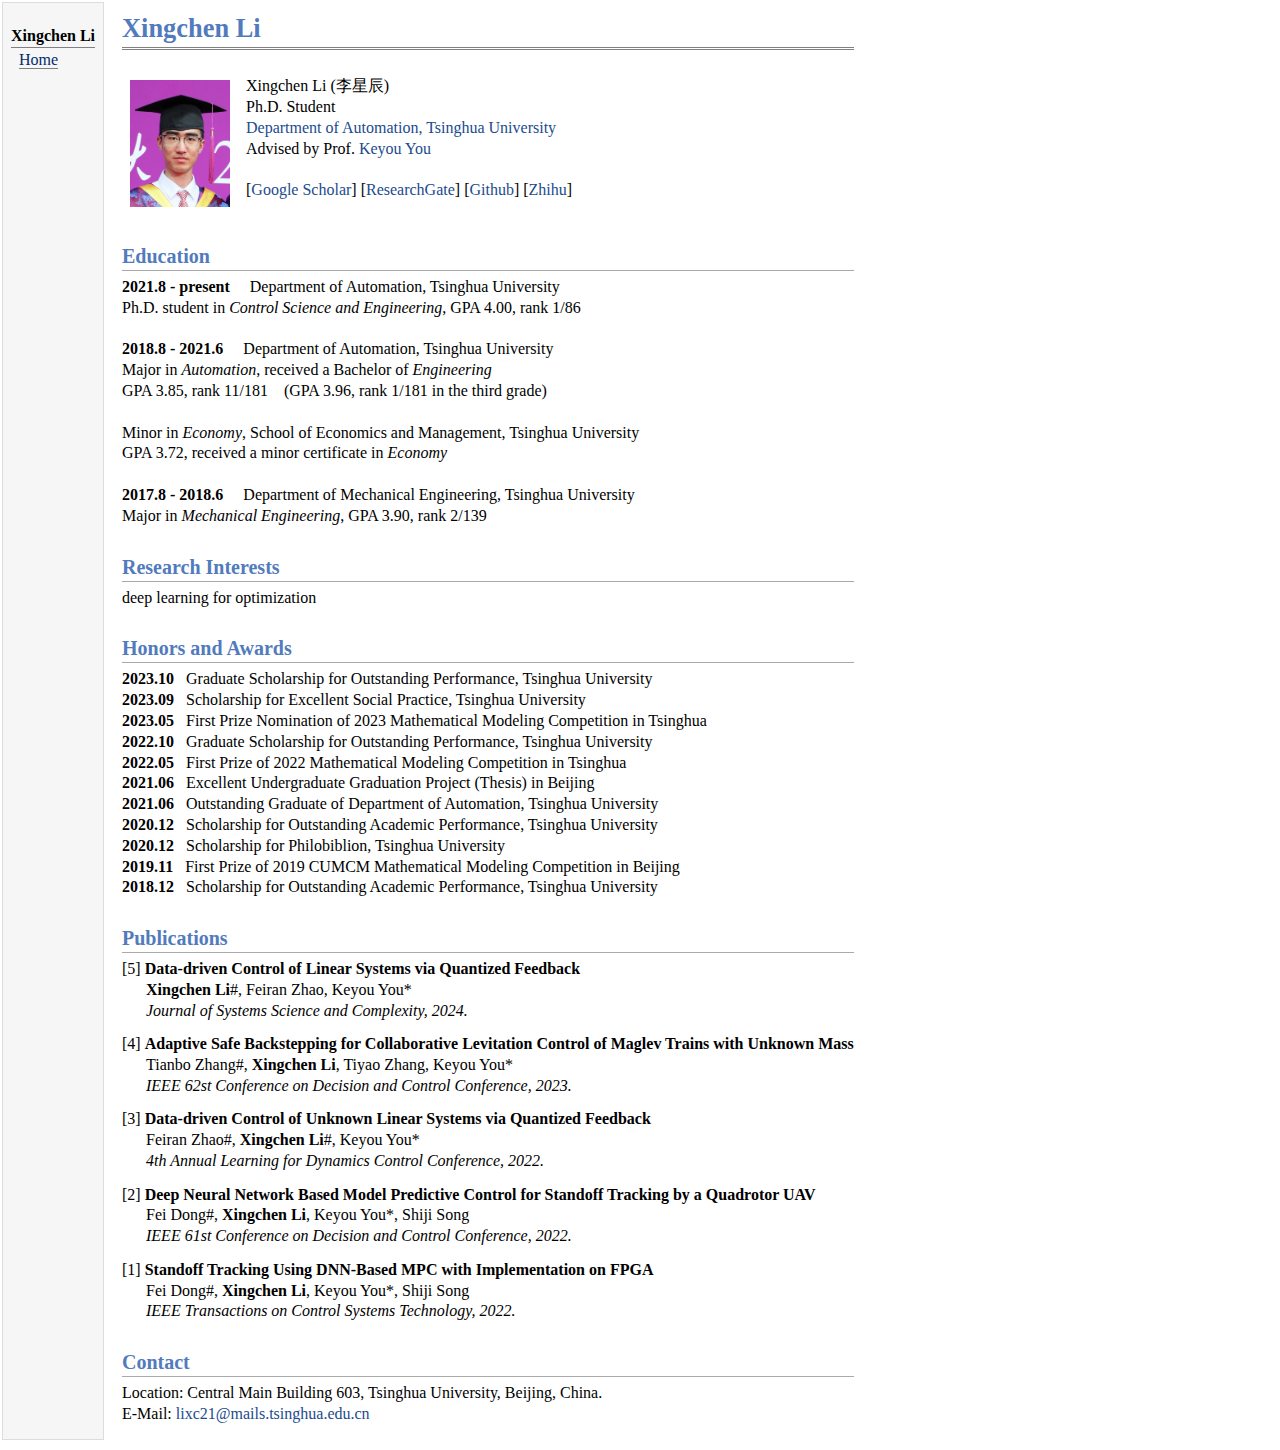
<file: index.html>
<!DOCTYPE html>
<link rel="stylesheet" href="jemdoc.css" type="text/css">
<title>Xingchen Li</title>
<body><table id="tlayout"><tbody>

<!-- menu -->
<tr valign="top">
<td id="layout-menu">
<div class="menu-category">Xingchen Li</div>
<div class="menu-item">
<a href="https://lixc21.github.io/index.html" class="current">Home</a><br>
<!-- <a href="#Education" class="current">Education</a><br> -->
</div>
</td>


<td id="layout-content">
<!-- title -->
<div id="toptitle">
<h1>Xingchen Li</h1>
</div>


<!-- intro -->
<table class="imgtable"><tbody>
<tr>
<td><img src="lixc.jpg" alt="450" width="100px"></td>
<td align="left">
	<p>
		Xingchen Li (李星辰)<br>
		Ph.D. Student<br>
		<a href="https://www.au.tsinghua.edu.cn/"> Department of Automation, Tsinghua University</a><br>
		Advised by Prof. <a href="https://scholar.google.com/citations?user=JYe-E_wAAAAJ">Keyou You</a><br><br>
		[<a href="https://scholar.google.com/citations?user=4RbhjTcAAAAJ">Google Scholar</a>]
		[<a href="https://www.researchgate.net/profile/Xingchen-Li-17">ResearchGate</a>]
		[<a href="https://github.com/lixc21/">Github</a>]
		[<a href="https://www.zhihu.com/people/lixc21">Zhihu</a>]
	</p>
</td>
</tr></tbody></table>


<h2>Education</h2>
<a name="Education"></a>
<p>
<b>2021.8 - present</b>&ensp;&ensp;
Department of Automation, Tsinghua University<br>
Ph.D. student in <i>Control Science and Engineering</i>, GPA 4.00, rank 1/86<br><br>

<b>2018.8 - 2021.6</b>&ensp;&ensp;
Department of Automation, Tsinghua University<br>
Major in <i>Automation</i>, received a Bachelor of <i>Engineering</i><br>
GPA 3.85, rank 11/181&ensp;&ensp;(GPA 3.96, rank 1/181 in the third grade)<br><br>
Minor in <i>Economy</i>, School of Economics and Management, Tsinghua University<br>
GPA 3.72, received a minor certificate in <i>Economy</i><br><br>

<b>2017.8 - 2018.6</b>&ensp;&ensp;
Department of Mechanical Engineering, Tsinghua University<br>
Major in <i>Mechanical Engineering</i>, GPA 3.90, rank 2/139
</p>


<h2>Research Interests</h2>
<a name="Research"></a>
<p>
deep learning for optimization<br>
</p>


<h2>Honors and Awards</h2>
<a name="Honors"></a>
<p>
<b>2023.10</b>&ensp;
Graduate Scholarship for Outstanding Performance, Tsinghua University<br>
<b>2023.09</b>&ensp;
Scholarship for Excellent Social Practice, Tsinghua University<br>
<b>2023.05</b>&ensp;
First Prize Nomination of 2023 Mathematical Modeling Competition in Tsinghua<br>
<b>2022.10</b>&ensp;
Graduate Scholarship for Outstanding Performance, Tsinghua University<br>
<b>2022.05</b>&ensp;
First Prize of 2022 Mathematical Modeling Competition in Tsinghua<br>
<b>2021.06</b>&ensp;
Excellent Undergraduate Graduation Project (Thesis) in Beijing<br>
<b>2021.06</b>&ensp;
Outstanding Graduate of Department of Automation, Tsinghua University<br>
<b>2020.12</b>&ensp;
Scholarship for Outstanding Academic Performance, Tsinghua University<br>
<b>2020.12</b>&ensp;
Scholarship for Philobiblion, Tsinghua University<br>
<b>2019.11</b>&ensp;
First Prize of 2019 CUMCM Mathematical Modeling Competition in Beijing<br>
<b>2018.12</b>&ensp;
Scholarship for Outstanding Academic Performance, Tsinghua University<br>
</p>


<!-- <h2>Academic Activities</h2>
<a name="Academic Activities"></a>
<p></p> -->


<h2>Publications</h2>
<a name="Publications"></a>
<p>
[5] <b>Data-driven Control of Linear Systems via Quantized Feedback</b><br>
&ensp;&ensp;&ensp;<b>Xingchen Li</b>#, Feiran Zhao, Keyou You*<br>
&ensp;&ensp;&ensp;<i>Journal of Systems Science and Complexity, 2024.</i>
</p>
<p>
[4] <b>Adaptive Safe Backstepping for Collaborative Levitation Control of Maglev Trains with Unknown Mass</b><br>
&ensp;&ensp;&ensp;Tianbo Zhang#, <b>Xingchen Li</b>, Tiyao Zhang, Keyou You*<br>
&ensp;&ensp;&ensp;<i>IEEE 62st Conference on Decision and Control Conference, 2023.</i>
</p>
<p>
[3] <b>Data-driven Control of Unknown Linear Systems via Quantized Feedback</b><br>
&ensp;&ensp;&ensp;Feiran Zhao#, <b>Xingchen Li</b>#, Keyou You*<br>
&ensp;&ensp;&ensp;<i>4th Annual Learning for Dynamics Control Conference, 2022.</i>
</p>
<p>
[2] <b>Deep Neural Network Based Model Predictive Control for Standoff Tracking by a Quadrotor UAV</b><br>
&ensp;&ensp;&ensp;Fei Dong#, <b>Xingchen Li</b>, Keyou You*, Shiji Song<br>
&ensp;&ensp;&ensp;<i>IEEE 61st Conference on Decision and Control Conference, 2022.</i>
</p>
<p>
[1] <b>Standoff Tracking Using DNN-Based MPC with Implementation on FPGA</b><br>
&ensp;&ensp;&ensp;Fei Dong#, <b>Xingchen Li</b>, Keyou You*, Shiji Song<br>
&ensp;&ensp;&ensp;<i>IEEE Transactions on Control Systems Technology, 2022.</i>
</p>



<h2>Contact</h2>
<a name="Contact"></a>
<p>Location: Central Main Building 603, Tsinghua University, Beijing, China.<br>
E-Mail: <a href="mailto:lixc21@mails.tsinghua.edu.cn">lixc21@mails.tsinghua.edu.cn</a><br>

<script type="text/javascript" id="clustrmaps" src="//cdn.clustrmaps.com/map_v2.js?cl=ffffff&w=500&t=n&d=rnaTa8NXUWu_rpGtwwMv-Ogb7h4CEz7XGeG50LOuWpY"></script>

</td>
</tbody></table></body></html>
</file>
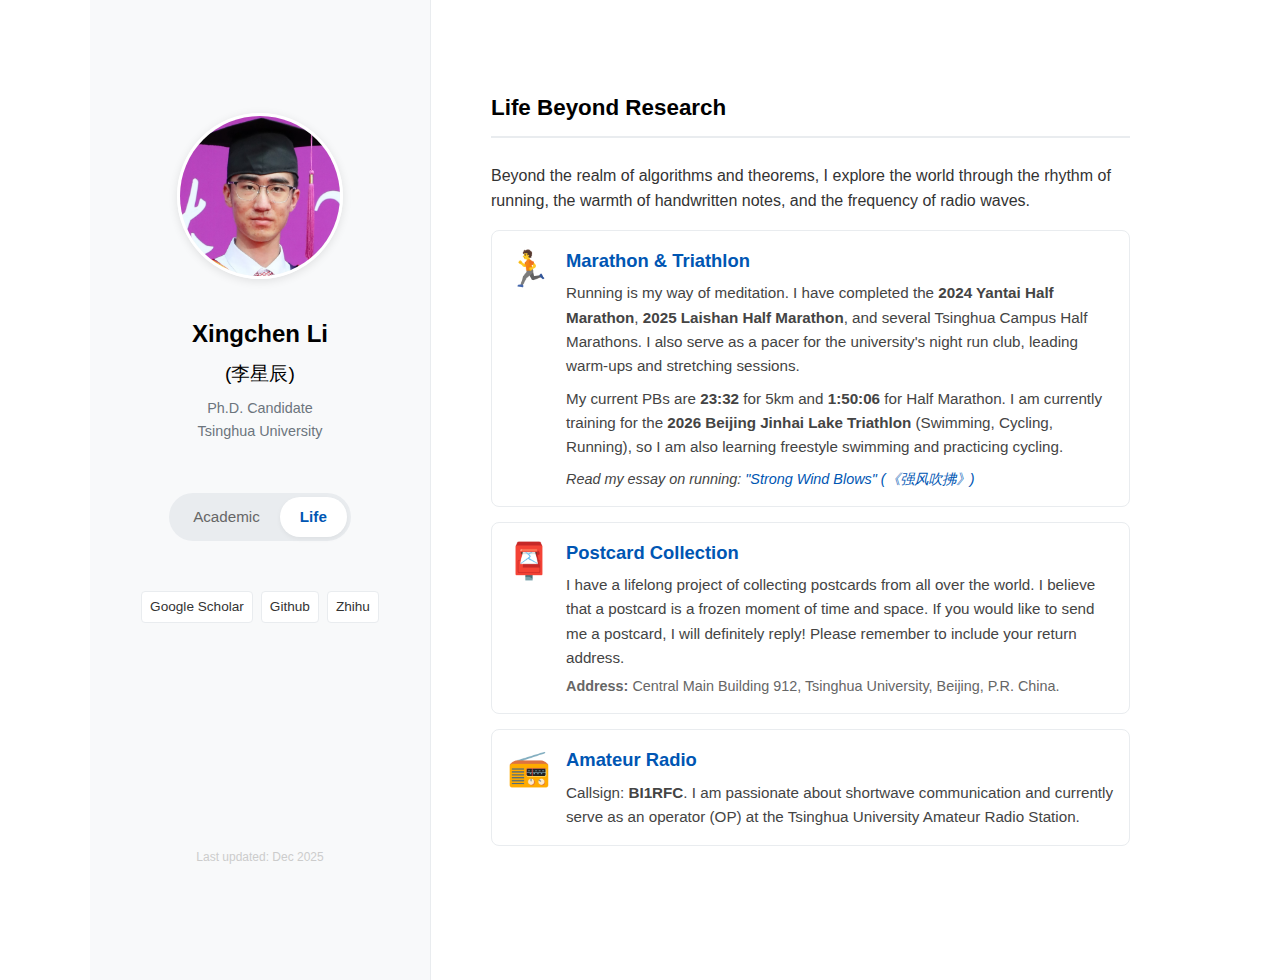
<file: life.html>
<!DOCTYPE html>
<html lang="en">
<head>
    <meta charset="UTF-8">
    <meta name="viewport" content="width=device-width, initial-scale=1.0">
    <title>Life - Xingchen Li</title>
    <link rel="stylesheet" href="modern.css">
</head>
<body>

<div class="container">
    <!-- Sidebar -->
    <aside class="sidebar">
        <img src="lixc.jpg" alt="Xingchen Li" class="profile-img">
        <h1>Xingchen Li <br><span style="font-size: 1.2rem; font-weight: normal;">(李星辰)</span></h1>
        <div class="subtitle">Ph.D. Candidate<br>Tsinghua University</div>

        <ul class="nav-menu">
            <li><a href="index.html">Academic</a></li>
            <li><a href="life.html" class="current">Life</a></li>
        </ul>

        <div class="social-links">
            <a href="https://scholar.google.com/citations?user=4RbhjTcAAAAJ">Google Scholar</a>
            <a href="https://github.com/lixc21/">Github</a>
            <a href="https://www.zhihu.com/people/lixc21">Zhihu</a>
        </div>
        
        <div class="page-views">
            <script type='text/javascript' id='clustrmaps' src='https://cdn.clustrmaps.com/map_v2.js?cl=ffffff&w=a&t=tt&d=rnaTa8NXUWu_rpGtwwMv-Ogb7h4CEz7XGeG50LOuWpY&cmn=ff6800&cmo=ffc53a'></script>
        </div>
        
        <div class="last-updated">Last updated: Dec 2025</div>
    </aside>

    <!-- Main Content -->
    <main class="main-content">
        <section id="intro">
            <h2>Life Beyond Research</h2>
            <p>
                Beyond the realm of algorithms and theorems, I explore the world through the rhythm of running, the warmth of handwritten notes, and the frequency of radio waves.
            </p>
        </section>

        <section id="hobbies">
            <div class="hobby-list">
                <div class="hobby-card">
                    <div class="hobby-icon">🏃</div>
                    <div class="hobby-content">
                        <span class="hobby-title">Marathon & Triathlon</span>
                        <p>
                            Running is my way of meditation. I have completed the <b>2024 Yantai Half Marathon</b>, <b>2025 Laishan Half Marathon</b>, and several Tsinghua Campus Half Marathons. I also serve as a pacer for the university's night run club, leading warm-ups and stretching sessions.
                        </p>
                        <p style="margin-top: 8px;">
                            My current PBs are <b>23:32</b> for 5km and <b>1:50:06</b> for Half Marathon. I am currently training for the <b>2026 Beijing Jinhai Lake Triathlon</b> (Swimming, Cycling, Running), so I am also learning freestyle swimming and practicing cycling.
                        </p>
                        <p style="margin-top: 8px; font-size: 0.9em;">
                            <i>Read my essay on running: <a href="https://mp.weixin.qq.com/s/VNKhAL1HkWmjJTx441Ny9Q">"Strong Wind Blows" (《强风吹拂》)</a></i>
                        </p>
                    </div>
                </div>

                <div class="hobby-card">
                    <div class="hobby-icon">📮</div>
                    <div class="hobby-content">
                        <span class="hobby-title">Postcard Collection</span>
                        <p>
                            I have a lifelong project of collecting postcards from all over the world. I believe that a postcard is a frozen moment of time and space. If you would like to send me a postcard, I will definitely reply! Please remember to include your return address.
                        </p>
                        <p style="margin-top: 5px; font-size: 0.9em; color: #666;">
                            <b>Address:</b> Central Main Building 912, Tsinghua University, Beijing, P.R. China.
                        </p>
                    </div>
                </div>

                <div class="hobby-card">
                    <div class="hobby-icon">📻</div>
                    <div class="hobby-content">
                        <span class="hobby-title">Amateur Radio</span>
                        <p>
                            Callsign: <b>BI1RFC</b>. I am passionate about shortwave communication and currently serve as an operator (OP) at the Tsinghua University Amateur Radio Station.
                        </p>
                    </div>
                </div>
            </div>
        </section>
    </main>
</div>

</body>
</html>
</file>
<file: jemdoc.css>
/* Default css file for jemdoc. */

table#tlayout {
    border: none;
    border-collapse: separate;
    background: white;
}

body {
	background: white;
	font-family: Georgia, serif;
	padding-bottom: 8px;
	margin: 0;
}

#layout-menu {
	background: #f6f6f6;
	border: 1px solid #dddddd;
	padding-top: 0.5em;
	padding-left: 8px;
	padding-right: 8px;
	font-size: 1.0em;
	width: auto;
	white-space: nowrap;
    text-align: left;
    vertical-align: top;
}

#layout-menu td {
	background: #f4f4f4;
    vertical-align: top;
}

#layout-content {
	padding-top: 0.0em;
	padding-left: 1.0em;
	padding-right: 1.0em;
    border: none;
    background: white;
    text-align: left;
    vertical-align: top;
}

#layout-menu a {
	line-height: 1.5em;
	margin-left: 0.5em;
}

tt {
    background: #ffffdd;
}

pre, tt {
	font-size: 90%;
	font-family: monaco, monospace;
}

a, a > tt {
	color: #224b8d;
	text-decoration: none;
}

a:hover {
	border-bottom: 1px gray dotted;
}

#layout-menu a.current:link, #layout-menu a.current:visited {
	color: #022b6d;
	border-bottom: 1px gray solid;
}
#layout-menu a:link, #layout-menu a:visited, #layout-menu a:hover {
	color: #527bbd;
	text-decoration: none;
}
#layout-menu a:hover {
	text-decoration: none;
}

div.menu-category {
	border-bottom: 1px solid gray;
	margin-top: 0.8em;
	padding-top: 0.2em;
	padding-bottom: 0.1em;
	font-weight: bold;
}

div.menu-item {
	padding-left: 16px;
	text-indent: -16px;
}

div#toptitle {
	padding-bottom: 0.2em;
	margin-bottom: 1.5em;
	border-bottom: 3px double gray;
}

/* Reduce space if we begin the page with a title. */
div#toptitle + h2, div#toptitle + h3 {
	margin-top: -0.7em;
}

div#subtitle {
	margin-top: 0.0em;
	margin-bottom: 0.0em;
	padding-top: 0em;
	padding-bottom: 0.1em;
}

em {
	font-style: italic;
}

strong {
	font-weight: bold;
}


h1, h2, h3 {
	color: #527bbd;
	margin-top: 0.7em;
	margin-bottom: 0.3em;
	padding-bottom: 0.2em;
	line-height: 1.0;
	padding-top: 0.5em;
	border-bottom: 1px solid #aaaaaa;
}

h1 {
	font-size: 165%;
}

h2 {
	padding-top: 0.8em;
	font-size: 125%;
}

h2 + h3 {
    padding-top: 0.2em;
}

h3 {
	font-size: 110%;
	border-bottom: none;
}

p {
	margin-top: 0.0em;
	margin-bottom: 0.8em;
	padding: 0;
	line-height: 1.3;
}

pre {
	padding: 0;
	margin: 0;
}

div#footer {
	font-size: small;
	border-top: 1px solid #c0c0c0;
	padding-top: 0.1em;
	margin-top: 4.0em;
	color: #c0c0c0;
}

div#footer a {
	color: #80a0b0;
}

div#footer-text {
	float: left;
	padding-bottom: 8px;
}

ul, ol, dl {
	margin-top: 0.2em;
	padding-top: 0;
	margin-bottom: 0.8em;
}

dt {
	margin-top: 0.5em;
	margin-bottom: 0;
}

dl {
	margin-left: 20px;
}

dd {
	color: #222222;
}

dd > *:first-child {
	margin-top: 0;
}

ul {
	list-style-position: outside;
	list-style-type: square;
}

p + ul, p + ol {
	margin-top: -0.5em;
}

li ul, li ol {
	margin-top: -0.3em;
}

ol {
	list-style-position: outside;
	list-style-type: decimal;
}

li p, dd p {
	margin-bottom: 0.3em;
}


ol ol {
	list-style-type: lower-alpha;
}

ol ol ol {
	list-style-type: lower-roman;
}

p + div.codeblock {
	margin-top: -0.6em;
}

div.codeblock, div.infoblock {
	margin-right: 0%;
	margin-top: 1.2em;
	margin-bottom: 1.3em;
}

div.blocktitle {
	font-weight: bold;
	color: #cd7b62;
	margin-top: 1.2em;
	margin-bottom: 0.1em;
}

div.blockcontent {
	border: 1px solid silver;
	padding: 0.3em 0.5em;
}

div.infoblock > div.blockcontent {
	background: #ffffee;
}

div.blockcontent p + ul, div.blockcontent p + ol {
	margin-top: 0.4em;
}

div.infoblock p {
	margin-bottom: 0em;
}

div.infoblock li p, div.infoblock dd p {
	margin-bottom: 0.5em;
}

div.infoblock p + p {
	margin-top: 0.8em;
}

div.codeblock > div.blockcontent {
	background: #f6f6f6;
}

span.pycommand {
	color: #000070;
}

span.statement {
	color: #008800;
}
span.builtin {
	color: #000088;
}
span.special {
	color: #990000;
}
span.operator {
	color: #880000;
}
span.error {
	color: #aa0000;
}
span.comment, span.comment > *, span.string, span.string > * {
	color: #606060;
}

@media print {
	#layout-menu { display: none; }
}

#fwtitle {
	margin: 2px;
}

#fwtitle #toptitle {
	padding-left: 0.5em;
	margin-bottom: 0.5em;
}

#layout-content h1:first-child, #layout-content h2:first-child, #layout-content h3:first-child {
	margin-top: -0.7em;
}

div#toptitle h1, #layout-content div#toptitle h1 {
	margin-bottom: 0.0em;
	padding-bottom: 0.1em;
	padding-top: 0;
	margin-top: 0.5em;
	border-bottom: none;
}

img.eq {
	padding: 0;
	padding-left: 0.1em;
	padding-right: 0.1em;
	margin: 0;
}

img.eqwl {
	padding-left: 2em;
	padding-top: 0.6em;
	padding-bottom: 0.2em;
	margin: 0;
}

table {
    border: 2px solid black;
    border-collapse: collapse;
}

td {
    padding: 2px;
    padding-left: 0.5em;
    padding-right: 0.5em;
    text-align: center;
    border: 1px solid gray;
}

table + table {
    margin-top: 1em;
}

tr.heading {
    font-weight: bold;
    border-bottom: 2px solid black;
}

img {
    border: none;
}

table.imgtable, table.imgtable td {
    border: none;
    text-align: left;
}
</file>
<file: modern.css>
/* Global Styles */
:root {
    --primary-color: #0056b3; /* Academic Blue */
    --text-color: #333;
    --bg-color: #fff;
    --sidebar-bg: #f8f9fa;
    --border-color: #e9ecef;
    --accent-color: #6c757d;
    --highlight-bg: #eef6fc;
}

body {
    font-family: -apple-system, BlinkMacSystemFont, "Segoe UI", Roboto, "Helvetica Neue", Arial, sans-serif;
    line-height: 1.6;
    color: var(--text-color);
    margin: 0;
    padding: 0;
    background-color: var(--bg-color);
}

a {
    color: var(--primary-color);
    text-decoration: none;
    transition: color 0.2s;
}

a:hover {
    text-decoration: underline;
    color: #003d82;
}

/* Layout */
.container {
    display: flex;
    max-width: 1100px;
    margin: 0 auto;
    min-height: 100vh;
}

/* Sidebar */
.sidebar {
    width: 280px;
    background-color: var(--sidebar-bg);
    padding: 40px 30px;
    flex-shrink: 0;
    border-right: 1px solid var(--border-color);
    text-align: center;
    position: sticky;
    top: 0;
    height: 100vh;
    /* overflow-y: auto; Removed to prevent scrolling */
    display: flex;
    flex-direction: column;
    justify-content: center;
    align-items: center; /* Fix horizontal centering */
}

.profile-img {
    width: 160px;
    height: 160px;
    border-radius: 50%;
    object-fit: cover;
    margin-bottom: 20px;
    border: 3px solid #fff;
    box-shadow: 0 2px 10px rgba(0,0,0,0.1);
}

.sidebar h1 {
    font-size: 1.5rem;
    margin-bottom: 5px;
    color: #000;
}

.sidebar .subtitle {
    font-size: 0.9rem;
    color: var(--accent-color);
    margin-bottom: 20px;
}

.nav-menu {
    list-style: none;
    padding: 4px;
    margin: 30px auto;
    background-color: #e9ecef;
    border-radius: 50px;
    display: flex;
    width: fit-content;
    position: relative;
}

.nav-menu li {
    margin-bottom: 0;
}

.nav-menu a {
    display: block;
    padding: 8px 20px;
    border-radius: 50px;
    color: #666;
    font-weight: 500;
    text-align: center;
    transition: all 0.3s ease;
    font-size: 0.95rem;
}

.nav-menu a:hover {
    color: #333;
    text-decoration: none;
}

.nav-menu a.current {
    background-color: #fff;
    color: var(--primary-color);
    box-shadow: 0 2px 5px rgba(0,0,0,0.05);
    font-weight: 600;
}

/* Removed star emoji as per request */

.contact-info {
    font-size: 0.9rem;
    text-align: left;
    margin-top: 25px;
    color: #24292f; /* GitHub text color */
    line-height: 1.5;
}

.contact-item {
    display: flex;
    align-items: center; /* Center align for single line, start for multi-line */
    margin-bottom: 6px;
    gap: 10px;
}

.contact-icon {
    color: #57606a; /* GitHub icon color */
    flex-shrink: 0;
    width: 16px;
    text-align: center;
    font-size: 1.1em;
}

.social-links {
    margin-top: 20px;
    display: flex;
    justify-content: center;
    gap: 8px;
    flex-wrap: wrap;
}

.social-links a {
    font-size: 0.85rem;
    padding: 4px 8px;
    background: #fff;
    border: 1px solid var(--border-color);
    border-radius: 4px;
    color: var(--text-color);
    text-decoration: none;
}

.social-links a:hover {
    border-color: var(--primary-color);
    color: var(--primary-color);
}

.page-views {
    margin-top: 50px;
    opacity: 0.35;
    width: 200px;
    height: 160px;
    position: relative;
}

.page-views > * {
    position: absolute;
    top: 50%;
    left: 50%;
    transform: translate(-50%, -50%);
}

.last-updated {
    margin-top: 15px;
    font-size: 0.75rem;
    color: #ccc;
    text-align: center;
}

/* Main Content */
.main-content {
    flex-grow: 1;
    padding: 50px 60px;
}

h2 {
    font-size: 1.4rem;
    border-bottom: 2px solid var(--border-color);
    padding-bottom: 10px;
    margin-top: 40px;
    margin-bottom: 25px;
    color: #000;
}

h3 {
    font-size: 1.1rem;
    margin-top: 25px;
    margin-bottom: 10px;
    color: #444;
    font-weight: 600;
}

/* Research Highlights */
.research-highlight {
    background-color: var(--highlight-bg);
    border-left: 4px solid var(--primary-color);
    padding: 15px 20px;
    margin-bottom: 20px;
    border-radius: 0 4px 4px 0;
}

.research-highlight strong {
    color: var(--primary-color);
}

/* Lists */
ul.clean-list {
    list-style: none;
    padding: 0;
}

ul.clean-list li {
    margin-bottom: 15px;
    padding-left: 20px;
    position: relative;
}

ul.clean-list li::before {
    content: "•";
    color: var(--primary-color);
    position: absolute;
    left: 0;
    font-weight: bold;
}

/* Publication List */
.pub-item {
    margin-bottom: 20px;
    padding-left: 15px;
    border-left: 2px solid transparent;
    transition: border-left-color 0.2s;
}

.pub-item:hover {
    border-left-color: var(--primary-color);
}

.pub-title {
    font-weight: 600;
    color: #000;
    font-size: 1.05rem;
    margin-bottom: 4px;
}

.pub-authors {
    color: var(--text-color);
    font-size: 0.95rem;
    margin-bottom: 2px;
}

.pub-venue {
    font-style: italic;
    color: var(--accent-color);
    font-size: 0.9rem;
}

/* Honors List */
.honor-category {
    margin-bottom: 25px;
}

.honor-item {
    display: flex;
    justify-content: space-between;
    margin-bottom: 8px;
    border-bottom: 1px dashed var(--border-color);
    padding-bottom: 4px;
}

.honor-name {
    font-weight: 500;
}

.honor-year {
    color: var(--accent-color);
    font-size: 0.9rem;
    flex-shrink: 0;
    margin-left: 15px;
}

/* Education List Compact */
.edu-item {
    display: flex;
    justify-content: space-between;
    align-items: flex-start;
    margin-bottom: 12px;
    border-bottom: 1px dashed #f0f0f0;
    padding-bottom: 8px;
}

.edu-item:last-child {
    border-bottom: none;
    margin-bottom: 0;
}

.edu-main {
    flex-grow: 1;
}

.edu-degree {
    font-weight: 600;
    font-size: 1rem;
    color: #000;
    display: block;
}

.edu-school {
    color: #444; /* Darker, less bright */
    font-weight: 500;
    font-size: 0.95rem;
}

.edu-meta {
    text-align: right;
    min-width: 140px;
}

.edu-year {
    color: #6c757d; /* Gray for years */
    font-size: 0.85rem;
    display: block;
    margin-bottom: 2px;
}

.edu-rank {
    font-size: 0.85rem;
    background-color: #f0f7ff;
    color: var(--primary-color);
    padding: 1px 5px;
    border-radius: 4px;
    font-weight: 500;
}

/* Life Page Specifics */
.hobby-list {
    display: flex;
    flex-direction: column;
    gap: 15px; /* More compact gap */
    margin-top: 10px;
}

.hobby-card {
    background: #fff;
    border: 1px solid var(--border-color);
    border-radius: 8px;
    padding: 15px; /* More compact padding */
    transition: transform 0.2s, box-shadow 0.2s;
    display: flex;
    align-items: flex-start;
    gap: 15px;
}

.hobby-icon {
    font-size: 2.2rem;
    line-height: 1;
    flex-shrink: 0;
    padding-top: 5px;
}

.hobby-content {
    flex-grow: 1;
}

.hobby-title {
    font-weight: bold;
    font-size: 1.15rem;
    margin-bottom: 6px;
    display: block;
    color: var(--primary-color);
}

.hobby-content p {
    margin: 0;
    font-size: 0.95rem;
    color: #444;
}

.fun-facts li {
    margin-bottom: 8px;
    font-size: 0.95rem;
}

.fun-facts strong {
    color: var(--primary-color);
}

/* Responsive */
@media (max-width: 768px) {
    .container {
        flex-direction: column;
    }
    .sidebar {
        width: 100%;
        padding: 30px;
        border-right: none;
        border-bottom: 1px solid var(--border-color);
        position: static;
        height: auto;
    }
    .main-content {
        padding: 30px;
    }
}
</file>
